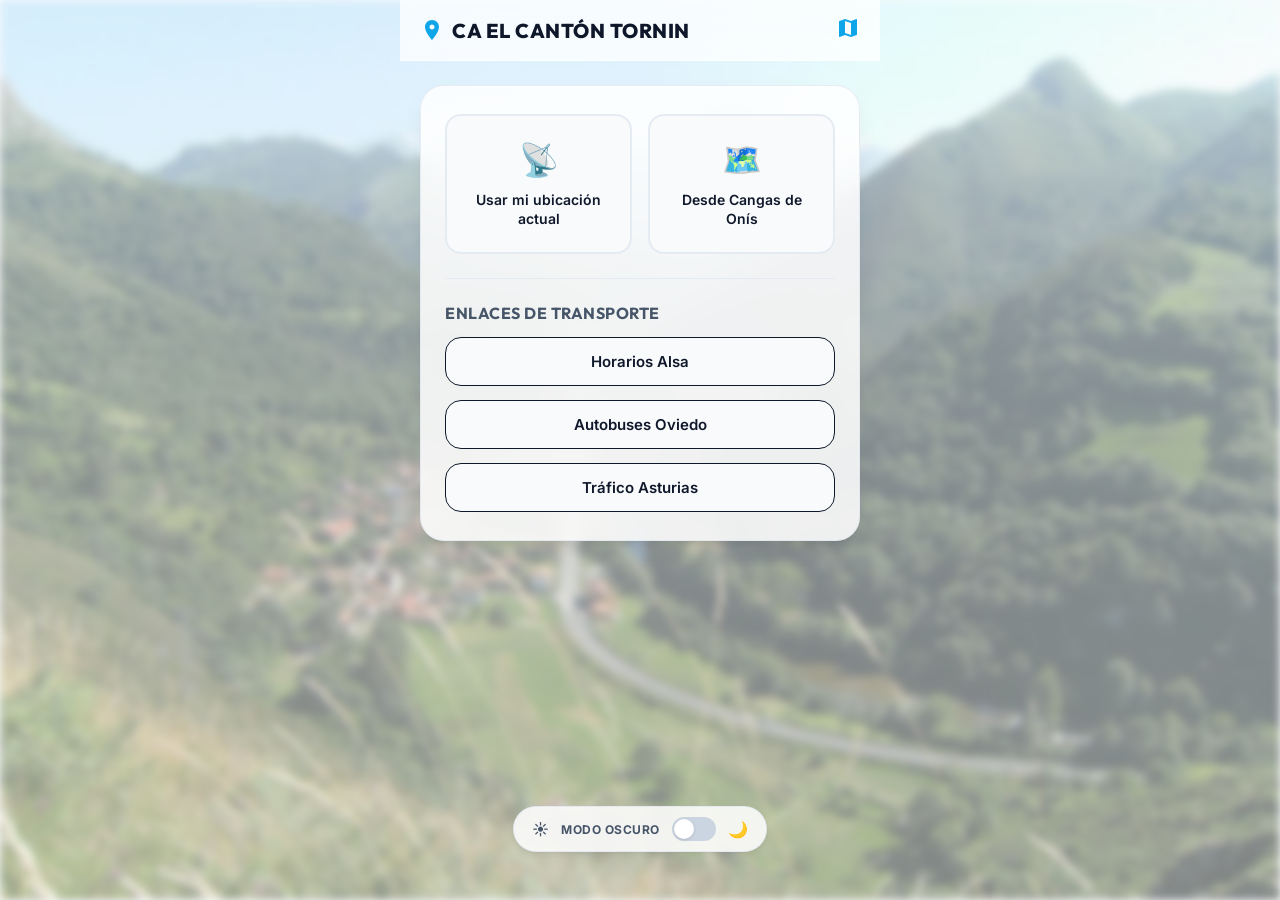
<file: index.html>
<!DOCTYPE html>
<html lang="es">
<head>
  <meta charset="UTF-8">
  <meta name="viewport" content="width=device-width, initial-scale=1.0">
  <title>Ruta Guided Web - Dashboard</title>
  <!-- Global Stylesheet -->
  <link rel="stylesheet" href="css/styles.css">
</head>
<body>

  <!-- Blurred street background for premium feel -->
  <div class="bg-blur-overlay"></div>

  <div class="app-container">
    <!-- Header -->
    <header class="app-header">
      <h1 class="app-title" id="appHeaderTitle">
        <svg class="header-icon" viewBox="0 0 24 24" xmlns="http://www.w3.org/2000/svg">
          <path d="M12 2C8.13 2 5 5.13 5 9c0 5.25 7 13 7 13s7-7.75 7-13c0-3.87-3.13-7-7-7zm0 9.5c-1.38 0-2.5-1.12-2.5-2.5s1.12-2.5 2.5-2.5 2.5 1.12 2.5 2.5-1.12 2.5-2.5 2.5z"/>
        </svg>
        CA El Cantón Tornin
      </h1>
      <!-- Map icon representing view route directly -->
      <a href="mapa.html?route=fixed" style="text-decoration: none;" id="btnHeaderMap" title="Ver mapa">
        <svg class="header-icon" viewBox="0 0 24 24" xmlns="http://www.w3.org/2000/svg">
          <path d="M20.5 3l-.16.03L15 5.1 9 3 3.36 4.9c-.21.07-.36.25-.36.48V20.5c0 .28.22.5.5.5l.16-.03L9 18.9l6 2.1 5.64-1.9c.21-.07.36-.25.36-.48V3.5c0-.28-.22-.5-.5-.5zM15 19l-6-2.11V5l6 2.11V19z"/>
        </svg>
      </a>
    </header>

    <!-- Main Content -->
    <main class="dashboard-content">
      <div class="card-main">
        <!-- Main Actions grid -->
        <div class="route-grid">
          <!-- Button 1: GPS -->
          <a href="mapa.html?route=gps" class="btn-card" id="btnUseGPS">
            <span class="btn-card-icon">📡</span>
            <span class="btn-card-text">Usar mi ubicación actual</span>
          </a>

          <!-- Button 2: Desde Cangas de Onís -->
          <a href="mapa.html?route=fixed" class="btn-card" id="btnFixedRoute">
            <span class="btn-card-icon">🗺️</span>
            <span class="btn-card-text">Desde Cangas de Onís</span>
          </a>
        </div>

        <div class="divider"></div>

        <!-- Utility Links -->
        <section class="links-section">
          <h2 class="links-title">Enlaces de transporte</h2>
          <a href="#" target="_blank" class="btn-link-action" id="linkAlsa">Horarios Alsa</a>
          <a href="#" target="_blank" class="btn-link-action" id="linkTua">Autobuses Oviedo</a>
          <a href="#" target="_blank" class="btn-link-action" id="linkTrafico">Tráfico Asturias</a>
        </section>
      </div>

      <!-- Theme Switcher (Preserved at bottom right/center) -->
      <div class="theme-toggle-container">
        <div class="theme-switch-label" id="themeToggler" role="button" tabindex="0">
          <span class="theme-icon">☀️</span>
          <span>Modo Oscuro</span>
          <div class="switch-inner">
            <div class="switch-circle"></div>
          </div>
          <span class="theme-icon">🌙</span>
        </div>
      </div>
    </main>

    <!-- Elegant GPS Error Modal -->
    <div class="elegant-modal-overlay" id="gpsErrorModal">
      <div class="elegant-modal">
        <div class="modal-icon">⚠️</div>
        <h3 class="modal-title">GPS no disponible</h3>
        <p class="modal-desc">
          No hemos podido acceder a tu ubicación actual. Para continuar, por favor activa los permisos de ubicación o utiliza la <strong>Ruta fija</strong> preestablecida.
        </p>
        <button class="modal-btn-close" id="btnCloseModal">Entendido</button>
      </div>
    </div>
  </div>

  <!-- Javascript Scripts -->
  <script src="js/config.js"></script>
  <script src="js/admin-config.js"></script>
  <script src="js/main.js"></script>
</body>
</html>
</file>
<file: css/styles.css>
/* Import premium Google Fonts */
@import url('https://fonts.googleapis.com/css2?family=Inter:wght@300;400;500;600;700&family=Outfit:wght@400;500;600;700;800&display=swap');

/* Color Variables and Theme tokens - Sized using relative units */
:root {
  --bg-primary: #f8fafc;
  --bg-secondary: #f1f5f9;
  --card-bg: rgba(255, 255, 255, 0.85);
  --text-primary: #0f172a;
  --text-secondary: #475569;
  --accent-color: #0ea5e9;
  --accent-hover: #0284c7;
  --accent-soft: rgba(14, 165, 233, 0.12);
  --border-color: rgba(226, 232, 240, 0.8);
  
  /* Relative Shadows */
  --shadow-sm: 0 0.25rem 0.375rem -0.0625rem rgba(0, 0, 0, 0.05), 0 0.125rem 0.25rem -0.125rem rgba(0, 0, 0, 0.05);
  --shadow-md: 0 0.625rem 1.5625rem -0.3125rem rgba(0, 0, 0, 0.08), 0 0.5rem 0.625rem -0.375rem rgba(0, 0, 0, 0.08);
  
  --glass-bg: rgba(255, 255, 255, 0.75);
  --glass-border: rgba(255, 255, 255, 0.6);
  --font-title: 'Outfit', -apple-system, BlinkMacSystemFont, "Segoe UI", Roboto, sans-serif;
  --font-body: 'Inter', -apple-system, BlinkMacSystemFont, "Segoe UI", Roboto, sans-serif;
  
  /* Relative Border Radii */
  --radius-sm: 0.5rem;
  --radius-md: 1rem;
  --radius-lg: 1.5rem;
}

body.dark-mode {
  --bg-primary: #090d16;
  --bg-secondary: #0f172a;
  --card-bg: rgba(15, 23, 42, 0.8);
  --text-primary: #f8fafc;
  --text-secondary: #94a3b8;
  --accent-color: #38bdf8;
  --accent-hover: #7dd3fc;
  --accent-soft: rgba(56, 189, 248, 0.15);
  --border-color: rgba(30, 41, 59, 0.8);
  
  /* Relative Shadows for Dark Mode */
  --shadow-sm: 0 0.25rem 0.375rem -0.0625rem rgba(0, 0, 0, 0.2), 0 0.125rem 0.25rem -0.125rem rgba(0, 0, 0, 0.2);
  --shadow-md: 0 0.75rem 1.875rem -0.3125rem rgba(0, 0, 0, 0.4), 0 0.5rem 0.625rem -0.375rem rgba(0, 0, 0, 0.3);
  
  --glass-bg: rgba(15, 23, 42, 0.7);
  --glass-border: rgba(255, 255, 255, 0.08);
}

/* Base Sizing Set dynamically on HTML */
html {
  font-size: 16px;
  overscroll-behavior: none;
  overscroll-behavior-y: none;
  /* Support scaling on very small viewports */
  @media (max-width: 320px) {
    font-size: 14px;
  }
}

/* Global Reset */
* {
  box-sizing: border-box;
  margin: 0;
  padding: 0;
  -webkit-tap-highlight-color: transparent;
}

body {
  font-family: var(--font-body);
  background-color: var(--bg-primary);
  color: var(--text-primary);
  min-height: 100vh;
  min-height: 100dvh; /* Dynamic viewport height to prevent browser toolbar overlap */
  transition: background-color 0.4s ease, color 0.4s ease;
  overflow-x: hidden;
  overscroll-behavior: none;
  overscroll-behavior-y: none;
}

/* Simulate mobile view on larger screens, relative on actual mobile */
.app-container {
  width: 100%;
  max-width: 30rem; /* equivalent to 480px at base size */
  min-height: 100vh;
  min-height: 100dvh;
  margin: 0 auto;
  position: relative;
  display: flex;
  flex-direction: column;
  transition: background-color 0.4s ease, box-shadow 0.4s ease;
}

body.dark-mode .app-container {
  box-shadow: 0 0 3.125rem rgba(0, 0, 0, 0.3);
}

/* Blurred street background overlay */
.bg-blur-overlay {
  position: absolute;
  top: 0;
  left: 0;
  right: 0;
  bottom: 0;
  background-size: cover;
  background-position: center;
  filter: blur(4px);
  z-index: 0;
  pointer-events: none;
  transition: filter 0.4s ease, opacity 0.4s ease;
}

.bg-blur-overlay::after {
  content: '';
  position: absolute;
  top: 0;
  left: 0;
  right: 0;
  bottom: 0;
  background-color: rgba(248, 250, 252, 0.5);
  transition: background-color 0.4s ease;
}

body.dark-mode .bg-blur-overlay {
  filter: blur(4px) brightness(0.5);
}

body.dark-mode .bg-blur-overlay::after {
  background-color: rgba(9, 13, 22, 0.6);
}

/* Sticky Header with relative paddings and font scale */
.app-header {
  position: sticky;
  top: 0;
  z-index: 100;
  display: flex;
  justify-content: space-between;
  align-items: center;
  padding: 1rem 1.25rem;
  background-color: var(--glass-bg);
  backdrop-filter: blur(0.75rem);
  -webkit-backdrop-filter: blur(0.75rem);
  border-bottom: 0.0625rem solid var(--glass-border);
  transition: background-color 0.4s ease, border-bottom 0.4s ease;
}

.app-title {
  font-family: var(--font-title);
  font-size: 1.25rem; /* ~20px */
  font-weight: 800;
  letter-spacing: 0.03125rem;
  text-transform: uppercase;
  color: var(--text-primary);
  display: flex;
  align-items: center;
  gap: 0.5rem;
}

.header-icon {
  width: 1.5rem;
  height: 1.5rem;
  fill: var(--accent-color);
}

/* Dashboard Content */
.dashboard-content {
  flex: 1;
  display: flex;
  flex-direction: column;
  justify-content: center;
  padding: 1.5rem 1.25rem;
  z-index: 1;
}

/* Glassmorphism Card Wrapper */
.card-main {
  background-color: var(--card-bg);
  backdrop-filter: blur(1rem);
  -webkit-backdrop-filter: blur(1rem);
  border: 0.0625rem solid var(--border-color);
  border-radius: var(--radius-lg);
  padding: 1.75rem 1.5rem;
  box-shadow: var(--shadow-md);
  margin-bottom: 2.5rem;
  display: flex;
  flex-direction: column;
  gap: 1.5rem;
  transition: background-color 0.4s ease, border-color 0.4s ease;
}

/* Route Buttons grid */
.route-grid {
  display: grid;
  grid-template-columns: 1fr 1fr;
  gap: 1rem;
}

.btn-card {
  display: flex;
  flex-direction: column;
  align-items: center;
  justify-content: center;
  text-align: center;
  padding: 1.5rem 1rem;
  background-color: var(--bg-primary);
  border: 0.125rem solid var(--border-color);
  border-radius: var(--radius-md);
  cursor: pointer;
  min-height: 8.75rem; /* ~140px */
  transition: all 0.3s cubic-bezier(0.4, 0, 0.2, 1);
  text-decoration: none;
}

.btn-card:hover, .btn-card:active {
  border-color: var(--accent-color);
  background-color: var(--accent-soft);
  transform: translateY(-0.125rem);
  box-shadow: var(--shadow-sm);
}

.btn-card-icon {
  font-size: 2rem; /* 32px */
  margin-bottom: 0.75rem;
  color: var(--accent-color);
  transition: transform 0.3s ease;
}

.btn-card:hover .btn-card-icon {
  transform: scale(1.15);
}

.btn-card-text {
  font-size: 0.875rem; /* 14px */
  font-weight: 600;
  color: var(--text-primary);
  line-height: 1.3;
}

/* Divider */
.divider {
  height: 0.0625rem;
  background-color: var(--border-color);
  width: 100%;
}

/* Link Section */
.links-section {
  display: flex;
  flex-direction: column;
  gap: 0.875rem;
}

.links-title {
  font-family: var(--font-title);
  font-size: 1rem;
  font-weight: 700;
  color: var(--text-secondary);
  text-transform: uppercase;
  letter-spacing: 0.03125rem;
}

.btn-link-action {
  display: flex;
  align-items: center;
  justify-content: center;
  padding: 0.875rem 1.25rem;
  background-color: var(--bg-primary);
  border: 0.09375rem solid var(--text-primary);
  color: var(--text-primary);
  font-size: 0.9375rem; /* 15px */
  font-weight: 600;
  border-radius: var(--radius-md);
  cursor: pointer;
  text-decoration: none;
  min-height: 3rem; /* meets accessible 48px standard */
  transition: all 0.25s ease;
}

.btn-link-action:hover, .btn-link-action:active {
  background-color: var(--text-primary);
  color: var(--bg-primary);
}

/* Theme Toggle Control */
.theme-toggle-container {
  display: flex;
  justify-content: center;
  align-items: center;
  margin-top: auto;
  padding-bottom: 1.5rem;
  z-index: 1;
}

.theme-switch-label {
  display: flex;
  align-items: center;
  gap: 0.75rem;
  background-color: var(--card-bg);
  backdrop-filter: blur(0.75rem);
  -webkit-backdrop-filter: blur(0.75rem);
  padding: 0.625rem 1.125rem;
  border-radius: 9999px;
  border: 0.0625rem solid var(--border-color);
  box-shadow: var(--shadow-sm);
  cursor: pointer;
  user-select: none;
  font-size: 0.75rem; /* 12px */
  font-weight: 700;
  text-transform: uppercase;
  letter-spacing: 0.03125rem;
  color: var(--text-secondary);
  transition: background-color 0.4s ease, border-color 0.4s ease;
}

.switch-inner {
  position: relative;
  width: 2.75rem;
  height: 1.5rem;
  background-color: #cbd5e1;
  border-radius: 9999px;
  transition: background-color 0.3s ease;
}

body.dark-mode .switch-inner {
  background-color: var(--accent-color);
}

.switch-circle {
  position: absolute;
  top: 0.125rem;
  left: 0.125rem;
  width: 1.25rem;
  height: 1.25rem;
  background-color: #ffffff;
  border-radius: 50%;
  box-shadow: 0 0.0625rem 0.1875rem rgba(0, 0, 0, 0.15);
  transition: transform 0.3s cubic-bezier(0.4, 0, 0.2, 1);
}

body.dark-mode .switch-circle {
  transform: translateX(1.25rem);
}

.theme-icon {
  font-size: 1rem;
  display: flex;
  align-items: center;
}

/* Map Screen Styles */
.map-view-container {
  flex: 1;
  display: flex;
  flex-direction: column;
  height: 100vh;
  height: 100dvh;
  overflow: hidden;
  z-index: 1;
  position: relative;
}

#map {
  position: absolute;
  top: 0;
  left: 0;
  right: 0;
  bottom: 0;
  width: 100%;
  height: 100%;
  z-index: 10;
}

/* Top Stepper Component - Flush to top edge */
.top-stepper-container {
  position: absolute;
  top: 0;
  left: 0;
  right: 0;
  width: 100%;
  max-width: 100%;
  z-index: 1000;
  background-color: var(--card-bg);
  backdrop-filter: blur(1rem);
  -webkit-backdrop-filter: blur(1rem);
  border-bottom: 0.0625rem solid var(--border-color);
  border-radius: 0 0 var(--radius-md) var(--radius-md);
  box-shadow: var(--shadow-sm);
  overflow: hidden;
  transition: all 0.35s cubic-bezier(0.16, 1, 0.3, 1);
  will-change: transform;
}

.stepper-header {
  border-bottom: none;
  background: transparent;
  padding: 1rem 1.25rem 0.5rem 1.25rem;
}

/* Horizontal Track */
.stepper-track-wrapper {
  padding: 0.375rem 0.75rem 1.25rem 0.75rem;
  overflow-x: auto;
  -webkit-overflow-scrolling: touch;
  touch-action: pan-x pan-y;
  scrollbar-width: none;
  user-select: none;
}
.stepper-track-wrapper::-webkit-scrollbar {
  display: none;
}

.stepper-track {
  display: flex;
  align-items: center;
  justify-content: space-between;
  position: relative;
  min-width: 100%;
  padding: 0.25rem 0.25rem;
}

/* Step Bubble */
.step-bubble-item {
  display: flex;
  flex-direction: column;
  align-items: center;
  position: relative;
  z-index: 2;
  cursor: pointer;
  user-select: none;
}

.step-bubble {
  width: 1.85rem;
  height: 1.85rem;
  border-radius: 50%;
  display: flex;
  align-items: center;
  justify-content: center;
  font-family: var(--font-title);
  font-weight: 700;
  font-size: 0.8rem;
  transition: all 0.3s cubic-bezier(0.34, 1.56, 0.64, 1);
  border: 0.125rem solid transparent;
  position: relative;
}

/* 1. Passed Checkpoints: Muted Light Blue */
.step-bubble.passed {
  background-color: #dbeafe;
  color: #1d4ed8;
  border-color: #93c5fd;
}
body.dark-mode .step-bubble.passed {
  background-color: rgba(59, 130, 246, 0.25);
  color: #93c5fd;
  border-color: rgba(147, 197, 253, 0.4);
}

/* 2. Immediate Next Checkpoint: Vibrant Blue */
.step-bubble.current {
  background-color: #0ea5e9;
  color: #ffffff;
  border-color: #38bdf8;
  box-shadow: 0 0 0 0.25rem rgba(14, 165, 233, 0.25);
  transform: scale(1.15);
}

/* 3. Upcoming Checkpoints: Gray */
.step-bubble.future {
  background-color: #e2e8f0;
  color: #64748b;
  border-color: #cbd5e1;
}
body.dark-mode .step-bubble.future {
  background-color: #334155;
  color: #94a3b8;
  border-color: #475569;
}

/* 4. Preview / Jump Checkpoint: Purple ring & Purple Eye badge */
.step-bubble.preview-selected {
  border-color: #a855f7 !important;
  box-shadow: 0 0 0 0.125rem rgba(168, 85, 247, 0.4) !important;
  transform: scale(1.1);
}

.bubble-eye-badge {
  position: absolute;
  bottom: -0.65rem;
  width: 1.125rem;
  height: 1.125rem;
  border-radius: 50%;
  background: #ffffff;
  color: #a855f7;
  display: flex;
  align-items: center;
  justify-content: center;
  box-shadow: 0 0.125rem 0.25rem rgba(168, 85, 247, 0.45);
  border: 0.0625rem solid #e9d5ff;
  z-index: 5;
}

.bubble-eye-badge svg.material-eye-icon {
  width: 0.75rem;
  height: 0.75rem;
}

/* Connecting Line between bubbles */
.stepper-line {
  flex: 1;
  height: 0.1875rem;
  background-color: #cbd5e1;
  margin: 0 0.25rem;
  position: relative;
  z-index: 1;
  transition: background-color 0.3s ease;
}

.stepper-line.completed {
  background-color: #0ea5e9;
}

.stepper-line.half-completed {
  background: linear-gradient(to right, #0ea5e9 50%, #cbd5e1 50%);
}

body.dark-mode .stepper-line.half-completed {
  background: linear-gradient(to right, #0ea5e9 50%, #475569 50%);
}

/* Drag Handle Bar */
.stepper-drag-bar {
  display: flex;
  justify-content: center;
  align-items: center;
  padding: 0.25rem 0 0.375rem 0;
  cursor: pointer;
  user-select: none;
  touch-action: none;
}

.drag-pill {
  width: 2.5rem;
  height: 0.25rem;
  background-color: var(--text-secondary);
  opacity: 0.4;
  border-radius: 9999px;
  transition: opacity 0.2s ease, width 0.2s ease;
}

.stepper-drag-bar:hover .drag-pill {
  opacity: 0.8;
  width: 3rem;
}

/* Expanded List Drawer */
.stepper-expanded-drawer {
  max-height: 0;
  opacity: 0;
  overflow: hidden;
  transition: max-height 0.35s cubic-bezier(0.16, 1, 0.3, 1), opacity 0.3s ease;
}

.top-stepper-container.is-expanded .stepper-expanded-drawer {
  max-height: 20rem;
  opacity: 1;
  overflow-y: auto;
  overscroll-behavior-y: contain;
  padding: 0.5rem 0.875rem 0.875rem 0.875rem;
  border-top: 0.0625rem solid var(--border-color);
}

.stepper-list-items {
  display: flex;
  flex-direction: column;
  gap: 0.5rem;
}

.drawer-checkpoint-item {
  display: flex;
  align-items: center;
  gap: 0.625rem;
  padding: 0.5rem 0.625rem;
  border-radius: var(--radius-sm);
  background: var(--bg-primary);
  border: 0.0625rem solid var(--border-color);
  cursor: pointer;
  transition: all 0.2s ease;
}

.drawer-checkpoint-item:hover, .drawer-checkpoint-item.active-selected {
  border-color: var(--accent-color);
  background: var(--accent-soft);
}

.drawer-item-badge {
  width: 1.875rem;
  height: 1.875rem;
  border-radius: 50%;
  display: flex;
  align-items: center;
  justify-content: center;
  font-weight: 700;
  font-size: 0.8125rem;
  flex-shrink: 0;
}

.drawer-item-badge.passed {
  background: #dbeafe;
  color: #1d4ed8;
}

.drawer-item-badge.current {
  background: #0ea5e9;
  color: #ffffff;
}

.drawer-item-badge.future {
  background: #e2e8f0;
  color: #64748b;
}

.drawer-item-content {
  flex: 1;
  display: flex;
  flex-direction: column;
  gap: 0.125rem;
}

.drawer-item-title {
  font-family: var(--font-title);
  font-weight: 700;
  font-size: 0.8125rem;
  color: var(--text-primary);
}

.drawer-item-desc {
  font-size: 0.75rem;
  color: var(--text-secondary);
  line-height: 1.25;
}

.drawer-item-thumb {
  width: 3.25rem;
  height: 2.25rem;
  border-radius: 0.375rem;
  object-fit: cover;
  flex-shrink: 0;
}

.drawer-item-distance {
  font-size: 0.75rem;
  font-weight: 700;
  color: var(--accent-color);
  white-space: nowrap;
}

/* Floating Controls Stack */
.map-controls-stack {
  position: absolute;
  top: 9.5rem;
  z-index: 95;
  display: flex;
  flex-direction: column;
  gap: 0.5rem;
}

.map-controls-left {
  left: 0.75rem;
}

.map-controls-right {
  right: 0.75rem;
}

.map-control-btn {
  width: 2.5rem;
  height: 2.5rem;
  border-radius: 50%;
  background-color: var(--card-bg);
  backdrop-filter: blur(0.75rem);
  -webkit-backdrop-filter: blur(0.75rem);
  border: 0.0625rem solid var(--border-color);
  color: var(--text-primary);
  display: flex;
  align-items: center;
  justify-content: center;
  cursor: pointer;
  box-shadow: var(--shadow-sm);
  transition: all 0.2s ease;
}

.map-control-btn svg {
  width: 1.25rem;
  height: 1.25rem;
}

.map-control-btn:hover {
  background-color: var(--accent-color);
  color: #ffffff;
  border-color: var(--accent-color);
  transform: scale(1.08);
}

.map-control-btn.active-heading {
  background-color: var(--accent-soft);
  border-color: var(--accent-color);
  color: var(--accent-color);
}

/* Bottom Sheet Component - Flush to bottom edge */
.bottom-checkpoint-card {
  position: absolute;
  bottom: 0;
  left: 0;
  right: 0;
  width: 100%;
  max-width: 100%;
  z-index: 1000;
  background-color: var(--card-bg);
  backdrop-filter: blur(1rem);
  -webkit-backdrop-filter: blur(1rem);
  border-top: 0.0625rem solid var(--border-color);
  border-radius: var(--radius-lg) var(--radius-lg) 0 0;
  box-shadow: var(--shadow-md);
  padding: 0.625rem 1rem 1rem 1rem;
  transition: all 0.35s cubic-bezier(0.16, 1, 0.3, 1);
  will-change: transform;
  display: flex;
  flex-direction: column;
  gap: 0.5rem;
  touch-action: pan-x pan-y;
  user-select: none;
}

.card-drag-bar {
  display: flex;
  justify-content: center;
  align-items: center;
  padding: 0.125rem 0;
  cursor: pointer;
  touch-action: none;
}

.card-main-content {
  display: flex;
  flex-direction: column;
  gap: 0.625rem;
  transition: all 0.3s ease;
}

.card-img-container {
  width: 100%;
  height: 15.5rem;
  border-radius: var(--radius-sm);
  overflow: hidden;
  position: relative;
  background-color: var(--bg-secondary);
  transition: all 0.3s ease;
}

.card-image {
  width: 100%;
  height: 100%;
  object-fit: cover;
}

.card-distance-badge {
  position: absolute;
  top: 0.5rem;
  left: 0.5rem;
  background: rgba(15, 23, 42, 0.75);
  backdrop-filter: blur(0.5rem);
  color: #ffffff;
  padding: 0.25rem 0.625rem;
  border-radius: 9999px;
  font-size: 0.75rem;
  font-weight: 700;
  display: flex;
  align-items: center;
  gap: 0.35rem;
}

.card-body-container {
  display: flex;
  align-items: flex-start;
  justify-content: space-between;
  gap: 0.625rem;
}

.card-text-content {
  flex: 1;
}

.card-title {
  font-family: var(--font-title);
  font-size: 1rem;
  font-weight: 800;
  color: var(--text-primary);
  margin-bottom: 0.2rem;
}

.card-desc {
  font-size: 0.8125rem;
  color: var(--text-secondary);
  line-height: 1.35;
}

.card-nav-controls {
  display: flex;
  align-items: center;
  gap: 0.375rem;
}

.nav-arrow-btn {
  width: 2.125rem;
  height: 2.125rem;
  border-radius: 50%;
  background: var(--bg-primary);
  border: 0.0625rem solid var(--border-color);
  color: var(--text-primary);
  display: flex;
  align-items: center;
  justify-content: center;
  cursor: pointer;
  box-shadow: var(--shadow-sm);
  transition: all 0.2s ease;
}

.nav-arrow-btn svg {
  width: 1.125rem;
  height: 1.125rem;
}

.nav-arrow-btn:hover {
  border-color: var(--accent-color);
  color: var(--accent-color);
  transform: scale(1.1);
}

.card-min-distance-row {
  display: none;
  align-items: center;
  gap: 0.35rem;
  font-size: 0.775rem;
  font-weight: 600;
  color: var(--text-secondary);
  margin-top: 0.25rem;
}

.card-divider {
  height: 0.0625rem;
  background-color: var(--border-color);
  width: 100%;
  margin: 0.375rem 0 0.125rem 0;
  opacity: 0.8;
}

/* Always Visible Google Maps Button with Clean Style */
.btn-open-google-maps {
  width: 100%;
  display: flex !important;
  align-items: center;
  justify-content: center;
  gap: 0.5rem;
  padding: 0.625rem 1rem;
  border-radius: 9999px;
  border: 0.09375rem solid var(--accent-color);
  background-color: var(--bg-primary);
  color: var(--accent-color);
  font-family: var(--font-body);
  font-weight: 700;
  font-size: 0.875rem;
  cursor: pointer;
  transition: all 0.25s ease;
  box-shadow: var(--shadow-sm);
}

.btn-open-google-maps .maps-icon {
  width: 1.125rem;
  height: 1.125rem;
  fill: var(--accent-color);
  transition: fill 0.2s ease;
}

.btn-open-google-maps:hover {
  background-color: var(--accent-color);
  color: #ffffff;
}

.btn-open-google-maps:hover .maps-icon {
  fill: #ffffff;
}

/* Minimized Compact Horizontal Layout matching exact mockup picture */
.bottom-checkpoint-card.is-minimized {
  padding: 0.5rem 0.75rem 0.625rem 0.75rem;
}

.bottom-checkpoint-card.is-minimized .card-main-content {
  flex-direction: row;
  align-items: center;
  gap: 0.75rem;
}

.bottom-checkpoint-card.is-minimized .card-img-container {
  width: 6.5rem;
  height: 4.75rem;
  border-radius: 0.875rem;
  flex-shrink: 0;
  margin: 0;
  opacity: 1;
}

.bottom-checkpoint-card.is-minimized .card-distance-badge {
  display: none;
}

.bottom-checkpoint-card.is-minimized .card-body-container {
  flex: 1;
  gap: 0.5rem;
}

.bottom-checkpoint-card.is-minimized .card-title {
  font-size: 0.9375rem;
  margin-bottom: 0.1rem;
}

.bottom-checkpoint-card.is-minimized .card-desc {
  font-size: 0.75rem;
  line-height: 1.25;
}

.bottom-checkpoint-card.is-minimized .card-min-distance-row {
  display: flex;
}

/* Custom leaflet marker styling - Teardrop location pin matching exact design */
.custom-div-icon {
  background: none;
  border: none;
  display: flex;
  align-items: center;
  justify-content: center;
}

.marker-pin-wrapper {
  position: relative;
  width: 1.95rem;
  height: 1.95rem;
  border-radius: 50% 50% 50% 0;
  background: #009be5;
  transform: rotate(-45deg);
  display: flex;
  align-items: center;
  justify-content: center;
  box-shadow: 0 0.2rem 0.5rem rgba(0,0,0,0.25);
  border: 0.15rem solid #ffffff;
  transition: all 0.3s cubic-bezier(0.34, 1.56, 0.64, 1);
}

.marker-inner-content {
  transform: rotate(45deg);
  font-family: var(--font-title);
  font-size: 0.8rem;
  font-weight: 800;
  color: #ffffff;
  text-align: center;
  line-height: 1;
}

.marker-pin-wrapper.passed-marker {
  background: #7dd3fc !important;
  opacity: 0.85;
}

.marker-pin-wrapper.current-marker {
  background: #009be5 !important;
  animation: pulseCurrent 2s infinite;
}

.marker-pin-wrapper.future-marker {
  background: #94a3b8 !important;
}

.marker-pin-wrapper.start-reference-marker {
  background: #64748b !important;
  border-color: #e2e8f0 !important;
}

.marker-pin-wrapper.preview-marker {
  background: #a855f7 !important;
  border-color: #ffffff !important;
  box-shadow: 0 0 0 0.18rem rgba(168, 85, 247, 0.4) !important;
  transform: rotate(-45deg) scale(1.15) !important;
  z-index: 9999 !important;
}

@keyframes pulseCurrent {
  0% {
    box-shadow: 0 0 0 0 rgba(14, 165, 233, 0.6);
  }
  70% {
    box-shadow: 0 0 0 0.625rem rgba(14, 165, 233, 0);
  }
  100% {
    box-shadow: 0 0 0 0 rgba(14, 165, 233, 0);
  }
}

/* Custom Geolocation Modal / Banner Styles */
.elegant-modal-overlay {
  position: absolute;
  top: 0;
  left: 0;
  right: 0;
  bottom: 0;
  background-color: rgba(0, 0, 0, 0.4);
  backdrop-filter: blur(0.25rem);
  z-index: 200;
  display: none;
  justify-content: center;
  align-items: center;
  padding: 1.25rem;
}

body.dark-mode .elegant-modal-overlay {
  background-color: rgba(0, 0, 0, 0.6);
}

.elegant-modal {
  background-color: var(--card-bg);
  backdrop-filter: blur(1rem);
  border: 0.0625rem solid var(--border-color);
  border-radius: var(--radius-md);
  padding: 1.5rem;
  width: 100%;
  max-width: 20rem; /* ~320px */
  box-shadow: var(--shadow-md);
  text-align: center;
  animation: modalScale 0.3s cubic-bezier(0.34, 1.56, 0.64, 1);
  display: flex;
  flex-direction: column;
  gap: 1rem;
}

@keyframes modalScale {
  from {
    transform: scale(0.9);
    opacity: 0;
  }
  to {
    transform: scale(1);
    opacity: 1;
  }
}

.modal-icon {
  font-size: 2.5rem;
  color: #ef4444;
}

.modal-title {
  font-family: var(--font-title);
  font-size: 1.125rem; /* ~18px */
  font-weight: 700;
}

.modal-desc {
  font-size: 0.8125rem; /* ~13px */
  color: var(--text-secondary);
  line-height: 1.4;
}

.modal-btn-close {
  padding: 0.625rem 1rem;
  background-color: var(--accent-color);
  color: #ffffff;
  border: none;
  font-weight: 600;
  border-radius: var(--radius-sm);
  cursor: pointer;
  transition: background-color 0.2s ease;
  min-height: 2.75rem; /* 44px standard target */
}

.modal-btn-close:hover {
  background-color: var(--accent-hover);
}

/* Map Tip Banner */
.map-tip-banner {
  position: absolute;
  top: 5.75rem;
  left: 1rem;
  right: 1rem;
  z-index: 95;
  display: flex;
  align-items: center;
  gap: 0.5rem;
  padding: 0.5rem 0.75rem;
  background-color: var(--card-bg);
  backdrop-filter: blur(0.75rem);
  -webkit-backdrop-filter: blur(0.75rem);
  border: 0.0625rem solid var(--border-color);
  border-radius: var(--radius-sm);
  box-shadow: var(--shadow-sm);
  font-size: 0.75rem;
  color: var(--text-secondary);
}

.map-tip-banner .tip-close-btn {
  background: none;
  border: none;
  color: var(--text-secondary);
  font-size: 1rem;
  cursor: pointer;
  margin-left: auto;
}

/* ==========================================================================
   Google Maps Style User Location Marker & Heading Cone
   ========================================================================== */
.google-user-location-marker {
  background: transparent !important;
  border: none !important;
}

.google-user-location-container {
  position: relative;
  width: 5rem; /* 80px */
  height: 5rem; /* 80px */
  display: flex;
  align-items: center;
  justify-content: center;
}

.user-heading-cone {
  position: absolute;
  top: 0;
  left: 0;
  width: 100%;
  height: 100%;
  transform-origin: center center;
  transition: transform 0.15s ease-out;
  display: none;
  pointer-events: none;
  z-index: 1;
}

.heading-cone-svg {
  width: 100%;
  height: 100%;
  overflow: visible;
}

.user-accuracy-pulse {
  position: absolute;
  top: 50%;
  left: 50%;
  width: 1.25rem; /* 20px */
  height: 1.25rem;
  border-radius: 50%;
  background-color: rgba(66, 133, 244, 0.35);
  transform: translate(-50%, -50%);
  animation: googleGpsPulse 2s infinite cubic-bezier(0.215, 0.61, 0.355, 1);
  pointer-events: none;
  z-index: 2;
}

.user-blue-dot {
  position: absolute;
  top: 50%;
  left: 50%;
  width: 1.125rem; /* 18px */
  height: 1.125rem;
  background-color: #4285f4;
  border: 0.1875rem solid #ffffff; /* 3px crisp white border */
  border-radius: 50%;
  box-shadow: 0 0.125rem 0.375rem rgba(0, 0, 0, 0.35), 0 0 0 0.0625rem rgba(66, 133, 244, 0.3);
  transform: translate(-50%, -50%);
  z-index: 3;
}

@keyframes googleGpsPulse {
  0% {
    transform: translate(-50%, -50%) scale(1);
    opacity: 0.8;
  }
  70% {
    transform: translate(-50%, -50%) scale(2.8);
    opacity: 0;
  }
  100% {
    transform: translate(-50%, -50%) scale(2.8);
    opacity: 0;
  }
}
</file>
